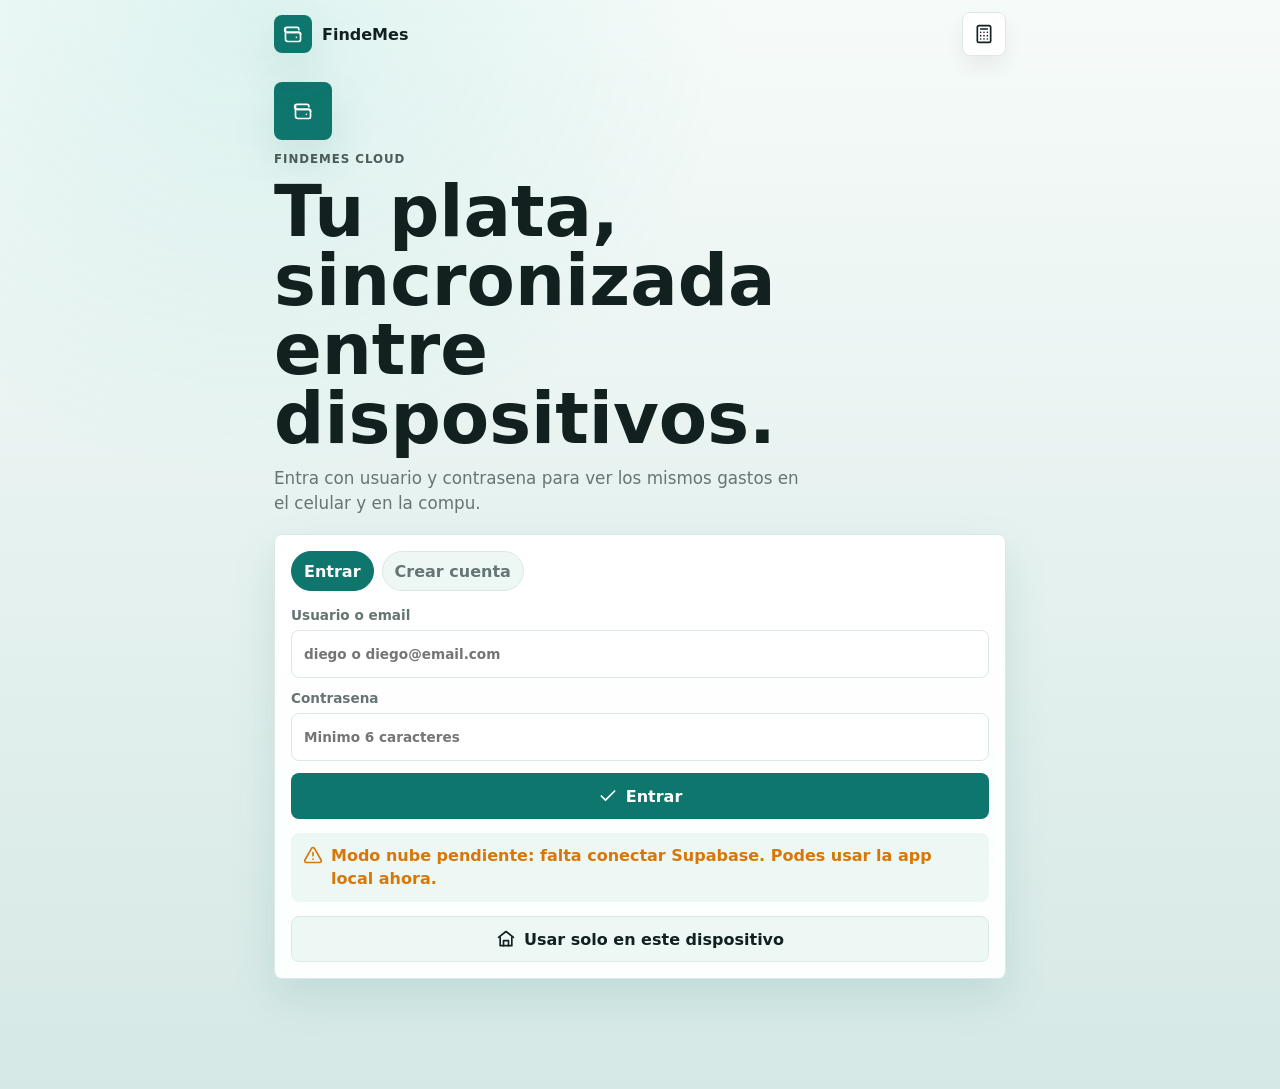
<file: FindeMes/index.html>
<!doctype html>
<html lang="es">
  <head>
    <meta charset="UTF-8" />
    <meta name="viewport" content="width=device-width, initial-scale=1, viewport-fit=cover" />
    <base href="./" />
    <meta name="theme-color" content="#0f766e" />
    <meta name="apple-mobile-web-app-capable" content="yes" />
    <meta name="apple-mobile-web-app-status-bar-style" content="black-translucent" />
    <meta name="apple-mobile-web-app-title" content="FindeMes" />
    <meta name="description" content="Gestor personal de gastos, ingresos, presupuestos y prediccion mensual." />
    <link rel="manifest" href="manifest.webmanifest" />
    <link rel="apple-touch-icon" href="icon.svg" />
    <link rel="icon" href="icon.svg" type="image/svg+xml" />
    <link rel="stylesheet" href="styles.css" />
    <title>FindeMes</title>
  </head>
  <body>
    <noscript>Necesitas activar JavaScript para usar FindeMes.</noscript>
    <div id="app"></div>
    <script type="module" src="main.js"></script>
  </body>
</html>
</file>
<file: FindeMes/styles.css>
:root {
  color-scheme: light;
  --bg: #f6fbf9;
  --surface: #ffffff;
  --surface-soft: #edf8f5;
  --text: #12211f;
  --muted: #667573;
  --line: #dce8e5;
  --primary: #0f766e;
  --primary-strong: #115e59;
  --income: #0e9f6e;
  --danger: #dc2626;
  --warning: #d97706;
  --ok: #059669;
  --shadow: 0 18px 44px rgba(15, 118, 110, 0.13);
  --radius: 8px;
  font-family: Inter, ui-sans-serif, system-ui, -apple-system, BlinkMacSystemFont, "Segoe UI", sans-serif;
}

:root[data-theme="dark"] {
  color-scheme: dark;
  --bg: #071311;
  --surface: #0d1d1a;
  --surface-soft: #102b27;
  --text: #ecfffb;
  --muted: #9bb2ad;
  --line: #1d3934;
  --primary: #2dd4bf;
  --primary-strong: #14b8a6;
  --income: #34d399;
  --danger: #f87171;
  --warning: #fbbf24;
  --ok: #34d399;
  --shadow: 0 18px 44px rgba(0, 0, 0, 0.28);
}

* {
  box-sizing: border-box;
}

html {
  min-height: 100%;
  background: var(--bg);
}

body {
  margin: 0;
  min-height: 100%;
  background:
    radial-gradient(circle at 20% 0%, rgba(20, 184, 166, 0.11), transparent 30rem),
    linear-gradient(180deg, var(--bg), color-mix(in srgb, var(--bg) 86%, var(--primary) 14%));
  color: var(--text);
}

button,
input,
select,
textarea {
  font: inherit;
}

button {
  border: 0;
  cursor: pointer;
}

button:disabled {
  cursor: not-allowed;
  opacity: 0.5;
}

.app-shell {
  width: min(100%, 760px);
  min-height: 100dvh;
  margin: 0 auto;
  padding: env(safe-area-inset-top) 14px calc(96px + env(safe-area-inset-bottom));
}

.topbar {
  position: sticky;
  top: 0;
  z-index: 10;
  display: flex;
  align-items: center;
  justify-content: space-between;
  padding: 12px 0;
  backdrop-filter: blur(18px);
}

.topbar > div,
.eyebrow,
.movement-main,
.section-head,
.page-head,
.icon-row,
.switch-row,
.hero-top {
  display: flex;
  align-items: center;
}

.topbar > div {
  gap: 10px;
}

.app-mark {
  display: grid;
  width: 38px;
  height: 38px;
  place-items: center;
  border-radius: var(--radius);
  background: var(--primary);
  color: white;
  box-shadow: var(--shadow);
}

.app-mark.large {
  width: 58px;
  height: 58px;
}

.content {
  display: grid;
  gap: 14px;
  animation: rise 0.32s ease both;
}

.icon {
  width: 20px;
  height: 20px;
  flex: 0 0 auto;
}

.icon-btn,
.float-btn {
  display: inline-grid;
  min-width: 44px;
  height: 44px;
  place-items: center;
  border-radius: var(--radius);
  background: var(--surface);
  color: var(--text);
  border: 1px solid var(--line);
  box-shadow: 0 10px 20px rgba(12, 25, 23, 0.06);
  transition: transform 0.18s ease, background 0.18s ease;
}

.icon-btn:active,
.quick-action:active,
.primary-btn:active,
.ghost-btn:active,
.float-btn:active {
  transform: scale(0.97);
}

.icon-btn.small {
  min-width: 36px;
  height: 36px;
}

.icon-btn.danger,
.ghost-btn.danger,
.primary-btn.danger {
  color: var(--danger);
}

.hero-card,
.card,
.soft-card,
.metric-card,
.movement,
.modal-card {
  border: 1px solid var(--line);
  border-radius: var(--radius);
  background: color-mix(in srgb, var(--surface) 94%, transparent);
  box-shadow: var(--shadow);
}

.hero-card {
  display: grid;
  gap: 18px;
  padding: 22px;
  color: white;
  background:
    linear-gradient(135deg, rgba(15, 118, 110, 0.98), rgba(17, 94, 89, 0.94)),
    var(--primary);
  border-color: rgba(255, 255, 255, 0.16);
}

.hero-card h1 {
  margin: 8px 0 0;
  font-size: clamp(2.2rem, 11vw, 4.2rem);
  line-height: 1;
  letter-spacing: 0;
}

.hero-top {
  justify-content: space-between;
  gap: 14px;
}

.hero-grid,
.quick-grid,
.metric-grid,
.button-grid,
.two-col {
  display: grid;
  gap: 10px;
}

.hero-grid {
  grid-template-columns: repeat(3, 1fr);
}

.hero-grid div {
  min-width: 0;
  padding: 12px;
  border-radius: var(--radius);
  background: rgba(255, 255, 255, 0.12);
}

.hero-grid span,
.metric-card span,
.movement span,
.recurring-card span,
.result-box span,
.bar-label,
.chart-caption,
.category-budget small {
  color: var(--muted);
  font-size: 0.84rem;
}

.hero-grid span,
.hero-grid strong {
  color: white;
  display: block;
}

.hero-grid strong {
  margin-top: 6px;
  font-size: clamp(1rem, 4vw, 1.2rem);
}

.eyebrow {
  gap: 7px;
  color: color-mix(in srgb, currentColor 72%, transparent);
  font-size: 0.74rem;
  font-weight: 800;
  letter-spacing: 0.08em;
  text-transform: uppercase;
}

.quick-grid {
  grid-template-columns: repeat(2, minmax(0, 1fr));
}

.quick-action {
  display: flex;
  min-height: 76px;
  align-items: center;
  justify-content: flex-start;
  gap: 12px;
  padding: 16px;
  border-radius: var(--radius);
  color: var(--text);
  background: var(--surface);
  border: 1px solid var(--line);
  box-shadow: 0 12px 28px rgba(12, 25, 23, 0.08);
  transition: transform 0.18s ease, border-color 0.18s ease;
}

.quick-action.primary {
  color: white;
  background: var(--primary);
}

.quick-action.income {
  color: white;
  background: var(--income);
}

.quick-action span {
  font-weight: 800;
}

.metric-grid {
  grid-template-columns: repeat(2, minmax(0, 1fr));
}

.metric-card {
  padding: 16px;
}

.metric-card strong {
  display: block;
  margin-top: 8px;
  font-size: 1.35rem;
}

.metric-card.positive strong,
.income strong,
.ok,
.pill.ok {
  color: var(--ok);
}

.metric-card.negative strong,
.expense strong,
.danger,
.pill.danger {
  color: var(--danger);
}

.warning,
.pill.warning {
  color: var(--warning);
}

.card,
.soft-card {
  padding: 16px;
}

.section-head,
.page-head {
  justify-content: space-between;
  gap: 12px;
}

.page-head h1,
.section-head h2,
.modal-head h2 {
  margin: 4px 0 0;
  letter-spacing: 0;
}

.page-head {
  padding: 4px 2px;
}

.page-head h1 {
  font-size: 2rem;
}

.alert {
  display: flex;
  align-items: flex-start;
  gap: 9px;
  padding: 12px;
  border-radius: var(--radius);
  background: rgba(255, 255, 255, 0.13);
  font-weight: 700;
}

.alert.ok,
.alert.neutral {
  color: white;
}

.alert.warning {
  background: rgba(251, 191, 36, 0.16);
  color: #fff7d1;
}

.alert.danger {
  background: rgba(248, 113, 113, 0.18);
  color: #ffe4e6;
}

.pill {
  display: inline-flex;
  align-items: center;
  min-height: 30px;
  padding: 6px 10px;
  border-radius: 999px;
  background: var(--surface-soft);
  font-size: 0.76rem;
  font-weight: 900;
}

.bar-list,
.form-stack,
.movement-list,
.category-budget-list,
.tag-list {
  display: grid;
  gap: 12px;
}

.bar-row {
  display: grid;
  gap: 7px;
}

.bar-label,
.chart-caption {
  display: flex;
  justify-content: space-between;
  gap: 10px;
}

.bar-label strong,
.chart-caption strong {
  color: var(--text);
}

.bar-track {
  height: 9px;
  overflow: hidden;
  border-radius: 999px;
  background: var(--surface-soft);
}

.bar-track span {
  display: block;
  height: 100%;
  border-radius: inherit;
  background: linear-gradient(90deg, var(--primary), #facc15);
}

.line-chart {
  color: var(--primary);
}

.line-chart svg {
  width: 100%;
  height: 124px;
  margin-top: 10px;
  border-radius: var(--radius);
  background: var(--surface-soft);
}

.donut {
  display: grid;
  width: 174px;
  height: 174px;
  place-items: center;
  margin: 12px auto;
  border-radius: 50%;
  background: conic-gradient(var(--primary) var(--degrees), var(--surface-soft) 0);
}

.donut > div {
  display: grid;
  width: 118px;
  height: 118px;
  place-items: center;
  padding: 14px;
  border-radius: 50%;
  background: var(--surface);
  text-align: center;
}

.donut strong {
  font-size: 1.55rem;
}

.donut span {
  color: var(--muted);
  font-size: 0.78rem;
}

.bottom-nav {
  position: fixed;
  right: 10px;
  bottom: calc(10px + env(safe-area-inset-bottom));
  left: 10px;
  z-index: 20;
  display: grid;
  grid-template-columns: repeat(5, 1fr);
  gap: 4px;
  width: min(740px, calc(100% - 20px));
  margin: 0 auto;
  padding: 8px;
  border: 1px solid var(--line);
  border-radius: var(--radius);
  background: color-mix(in srgb, var(--surface) 92%, transparent);
  box-shadow: var(--shadow);
  backdrop-filter: blur(18px);
}

.bottom-nav button {
  display: grid;
  min-height: 54px;
  place-items: center;
  gap: 3px;
  border-radius: var(--radius);
  color: var(--muted);
  background: transparent;
  font-size: 0.72rem;
  font-weight: 800;
}

.bottom-nav button.active {
  color: var(--primary);
  background: var(--surface-soft);
}

.bottom-nav .icon {
  width: 19px;
  height: 19px;
}

.floating-actions {
  position: fixed;
  right: max(18px, calc((100vw - 740px) / 2 + 18px));
  bottom: calc(92px + env(safe-area-inset-bottom));
  z-index: 19;
  display: grid;
  gap: 10px;
}

.float-btn {
  width: 58px;
  height: 58px;
  color: white;
  background: var(--primary);
  border-color: transparent;
}

.float-btn.income {
  background: var(--income);
}

.fab-inline,
.primary-btn,
.ghost-btn {
  display: inline-flex;
  min-height: 46px;
  align-items: center;
  justify-content: center;
  gap: 8px;
  padding: 0 14px;
  border-radius: var(--radius);
  font-weight: 900;
  transition: transform 0.18s ease;
}

.fab-inline,
.primary-btn {
  color: white;
  background: var(--primary);
}

.primary-btn.income {
  background: var(--income);
}

.ghost-btn {
  color: var(--text);
  background: var(--surface-soft);
  border: 1px solid var(--line);
}

.ghost-btn.small {
  min-height: 36px;
  padding: 0 10px;
  font-size: 0.82rem;
}

.compact-btn {
  min-height: 44px;
}

.modal-shell {
  position: fixed;
  inset: 0;
  z-index: 40;
  display: grid;
  align-items: end;
  padding: 16px;
  background: rgba(3, 10, 9, 0.52);
  animation: fade 0.18s ease both;
}

.modal-card {
  width: min(100%, 720px);
  max-height: min(88dvh, 760px);
  margin: 0 auto;
  overflow: auto;
  padding: 18px;
  animation: slideUp 0.24s ease both;
}

.compact-modal {
  max-width: 460px;
}

.modal-head {
  display: flex;
  align-items: flex-start;
  justify-content: space-between;
  gap: 14px;
  margin-bottom: 16px;
}

label {
  display: grid;
  gap: 7px;
  color: var(--muted);
  font-size: 0.85rem;
  font-weight: 800;
}

input,
select,
textarea {
  width: 100%;
  min-height: 48px;
  padding: 12px;
  border: 1px solid var(--line);
  border-radius: var(--radius);
  outline: none;
  background: var(--surface);
  color: var(--text);
}

textarea {
  resize: vertical;
}

input:focus,
select:focus,
textarea:focus {
  border-color: var(--primary);
  box-shadow: 0 0 0 4px color-mix(in srgb, var(--primary) 18%, transparent);
}

.two-col {
  grid-template-columns: repeat(2, minmax(0, 1fr));
}

.hidden {
  display: none;
}

.switch-row {
  justify-content: space-between;
  gap: 10px;
}

.switch {
  display: flex;
  min-height: 48px;
  align-items: center;
  gap: 10px;
  color: var(--text);
}

.switch input {
  width: 22px;
  min-height: 22px;
}

.chip-row,
.segmented {
  display: flex;
  gap: 8px;
  overflow-x: auto;
  padding-bottom: 2px;
}

.chip,
.segmented button {
  flex: 0 0 auto;
  min-height: 40px;
  padding: 0 12px;
  border-radius: 999px;
  color: var(--muted);
  background: var(--surface-soft);
  border: 1px solid var(--line);
  font-weight: 800;
}

.segmented button.active {
  color: white;
  background: var(--primary);
  border-color: var(--primary);
}

.filter-card {
  display: grid;
  gap: 12px;
}

.movement {
  display: flex;
  align-items: flex-start;
  justify-content: space-between;
  gap: 12px;
  padding: 14px;
}

.movement-main {
  min-width: 0;
  align-items: flex-start;
  gap: 12px;
}

.movement-main strong,
.movement-main span,
.movement-main small {
  display: block;
}

.movement-main small {
  margin-top: 5px;
  color: var(--muted);
}

.movement-icon {
  display: grid;
  width: 42px;
  height: 42px;
  flex: 0 0 auto;
  place-items: center;
  border-radius: var(--radius);
  background: var(--surface-soft);
}

.movement-side {
  display: grid;
  flex: 0 0 auto;
  justify-items: end;
  gap: 10px;
}

.icon-row {
  gap: 6px;
}

.empty {
  display: grid;
  min-height: 180px;
  place-items: center;
  padding: 28px;
  border: 1px dashed var(--line);
  border-radius: var(--radius);
  color: var(--muted);
  text-align: center;
}

.empty .icon {
  width: 34px;
  height: 34px;
}

.empty h3,
.empty p {
  margin: 4px 0;
}

.empty.mini {
  min-height: 90px;
  padding: 18px;
}

.budget-hero {
  display: grid;
  grid-template-columns: 180px 1fr;
  align-items: center;
  gap: 16px;
}

.budget-hero h2,
.large-copy {
  margin: 8px 0;
}

.large-copy {
  color: var(--muted);
  font-size: 1.05rem;
  line-height: 1.55;
}

.large-copy strong {
  color: var(--text);
}

.category-budget,
.recurring-row,
.recurring-card {
  display: grid;
  grid-template-columns: minmax(0, 1fr) 112px auto;
  align-items: center;
  gap: 10px;
  padding: 10px;
  border: 1px solid var(--line);
  border-radius: var(--radius);
}

.category-budget input {
  min-height: 42px;
}

.category-budget em {
  font-style: normal;
  font-weight: 900;
}

.recurring-row {
  grid-template-columns: minmax(0, 1fr) auto;
}

.recurring-row span,
.recurring-card span {
  display: grid;
  gap: 3px;
}

.recurring-card.paused {
  opacity: 0.64;
}

.inline-form {
  display: grid;
  grid-template-columns: 1fr 48px;
  gap: 8px;
}

.tag-list {
  display: flex;
  flex-wrap: wrap;
  margin-top: 12px;
}

.tag {
  display: inline-flex;
  align-items: center;
  gap: 6px;
  padding: 8px 8px 8px 12px;
  border-radius: 999px;
  background: var(--surface-soft);
  font-weight: 800;
}

.tag button {
  display: grid;
  width: 24px;
  height: 24px;
  place-items: center;
  border-radius: 999px;
  color: var(--muted);
  background: transparent;
}

.button-grid {
  grid-template-columns: repeat(2, minmax(0, 1fr));
}

.button-grid.two {
  grid-template-columns: repeat(2, minmax(0, 1fr));
}

.upload-label {
  position: relative;
}

.result-box {
  display: grid;
  gap: 6px;
  padding: 18px;
  border-radius: var(--radius);
  background: var(--surface-soft);
}

.result-box strong {
  font-size: 1.8rem;
}

.install-card {
  display: flex;
  align-items: center;
  justify-content: space-between;
  gap: 12px;
}

.install-card h3,
.install-card p {
  margin: 4px 0;
}

.install-card p {
  color: var(--muted);
}

.toast {
  position: fixed;
  right: 18px;
  bottom: calc(170px + env(safe-area-inset-bottom));
  left: 18px;
  z-index: 60;
  width: min(420px, calc(100% - 36px));
  margin: 0 auto;
  padding: 14px 16px;
  border-radius: var(--radius);
  color: white;
  background: #10201d;
  box-shadow: var(--shadow);
  text-align: center;
  font-weight: 900;
  animation: slideUp 0.2s ease both;
}

.auth-layout {
  display: grid;
  min-height: calc(100dvh - 150px);
  align-content: center;
  gap: 18px;
  padding: 14px 0;
}

.auth-brand {
  display: grid;
  gap: 12px;
}

.auth-brand h1 {
  max-width: 620px;
  margin: 0;
  font-size: clamp(2.15rem, 12vw, 4.4rem);
  line-height: 0.98;
  letter-spacing: 0;
}

.auth-brand p {
  max-width: 540px;
  margin: 0;
  color: var(--muted);
  font-size: 1.05rem;
  line-height: 1.5;
}

.auth-card {
  display: grid;
  gap: 14px;
}

.auth-note {
  display: flex;
  align-items: flex-start;
  gap: 8px;
  margin: 0;
  padding: 12px;
  border-radius: var(--radius);
  background: var(--surface-soft);
  font-weight: 800;
  line-height: 1.4;
}

.wide {
  width: 100%;
}

.cloud-bar {
  display: flex;
  align-items: center;
  justify-content: space-between;
  gap: 10px;
  padding: 10px;
  border: 1px solid var(--line);
  border-radius: var(--radius);
  background: var(--surface);
  box-shadow: 0 10px 24px rgba(12, 25, 23, 0.06);
}

.cloud-bar span {
  display: inline-flex;
  min-width: 0;
  align-items: center;
  gap: 8px;
  color: var(--muted);
  font-size: 0.85rem;
  font-weight: 900;
  overflow-wrap: anywhere;
}

.cloud-bar.connected span {
  color: var(--ok);
}

@keyframes fade {
  from { opacity: 0; }
}

@keyframes slideUp {
  from { opacity: 0; transform: translateY(18px); }
}

@keyframes rise {
  from { opacity: 0; transform: translateY(8px); }
}

@media (min-width: 680px) {
  .quick-grid {
    grid-template-columns: repeat(3, minmax(0, 1fr));
  }

  .modal-shell {
    align-items: center;
  }
}

@media (max-width: 430px) {
  .app-shell {
    padding-right: 10px;
    padding-left: 10px;
  }

  .hero-card {
    padding: 18px;
  }

  .hero-grid {
    grid-template-columns: 1fr;
  }

  .metric-grid,
  .two-col,
  .button-grid,
  .button-grid.two,
  .budget-hero {
    grid-template-columns: 1fr;
  }

  .donut {
    width: 150px;
    height: 150px;
  }

  .donut > div {
    width: 104px;
    height: 104px;
  }

  .category-budget,
  .recurring-card {
    grid-template-columns: 1fr;
  }

  .movement {
    align-items: stretch;
  }

  .movement-side {
    min-width: 96px;
  }

  .install-card {
    display: grid;
  }
}
</file>
